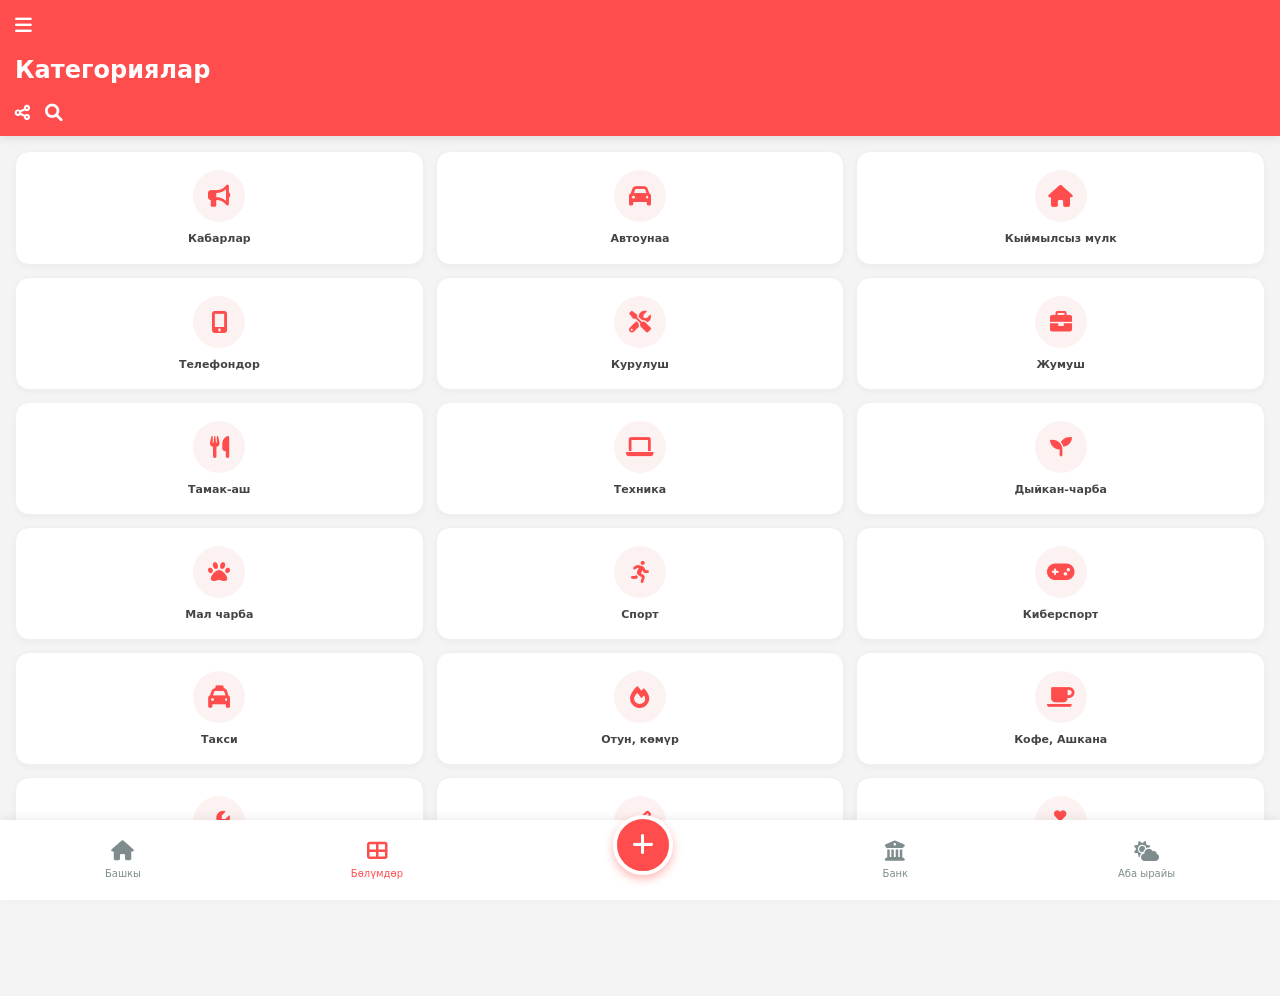
<file: categories.html>
<!DOCTYPE html>
<html lang="ky">
<head>
  <meta charset="UTF-8">
  <meta name="viewport" content="width=device-width, initial-scale=1.0">
  <title>Кара-Көл Маркет - Бардык категориялар</title>
  <link rel="stylesheet" href="https://cdnjs.cloudflare.com/ajax/libs/font-awesome/6.0.0/css/all.min.css">
    <link rel="stylesheet" href="style.css">

</head>
<body>

  <div class="sidebar" id="sidebar">
    <div class="sidebar-header">
      <h2>Меню</h2>
      <i class="fas fa-times" onclick="toggleMenu()" style="cursor: pointer;"></i>
    </div>
    <div class="sidebar-links">
      <a href="index.html"><i class="fas fa-home"></i> Башкы бет</a>
      <a href="categories.html"><i class="fas fa-th-large"></i> Категориялар</a>
      <a href="jardama.html"><i class="fas fa-plus-circle"></i> Жарнама кошуу</a>
      <a onclick="shareApp()"><i class="fas fa-share-alt"></i> Бөлүшүү</a>
      <a href="feedback.html"><i class="fas fa-comment-dots"></i> Ой пикир</a>
    </div>
  </div>
  <div class="overlay" id="overlay" onclick="toggleMenu()"></div>

  <div class="header">
    <i class="fas fa-bars" onclick="toggleMenu()" style="font-size: 1.2rem; cursor: pointer;"></i>
    <h2>Категориялар</h2>
    <div class="header-icons">
      <i class="fas fa-share-alt" onclick="shareApp()" style="font-size: 1.1rem; cursor: pointer;"></i>
      <i class="fas fa-search" style="font-size: 1.1rem; cursor: pointer;"></i>
    </div>
  </div>

  <div class="categories-grid">
    <div class="card" onclick="openCat('news')">
        <div class="cat-icon-box"><i class="fas fa-bullhorn"></i></div>
        <p>Кабарлар</p>
    </div>
    <div class="card" onclick="openCat('auto')">
        <div class="cat-icon-box"><i class="fas fa-car"></i></div>
        <p>Автоунаа</p>
    </div>
    <div class="card" onclick="openCat('house')">
        <div class="cat-icon-box"><i class="fas fa-home"></i></div>
        <p>Кыймылсыз мүлк</p>
    </div>
    <div class="card" onclick="openCat('phone')">
        <div class="cat-icon-box"><i class="fas fa-mobile-alt"></i></div>
        <p>Телефондор</p>
    </div>
    <div class="card" onclick="openCat('construction')">
        <div class="cat-icon-box"><i class="fas fa-tools"></i></div>
        <p>Курулуш</p>
    </div>
    <div class="card" onclick="openCat('job')">
        <div class="cat-icon-box"><i class="fas fa-briefcase"></i></div>
        <p>Жумуш</p>
    </div>
    <div class="card" onclick="openCat('food')">
        <div class="cat-icon-box"><i class="fas fa-utensils"></i></div>
        <p>Тамак-аш</p>
    </div>
    <div class="card" onclick="openCat('tech')">
        <div class="cat-icon-box"><i class="fas fa-laptop"></i></div>
        <p>Техника</p>
    </div>
    <div class="card" onclick="openCat('farm')">
        <div class="cat-icon-box"><i class="fas fa-seedling"></i></div>
        <p>Дыйкан-чарба</p>
    </div>
    <div class="card" onclick="openCat('livestock')">
        <div class="cat-icon-box"><i class="fas fa-paw"></i></div>
        <p>Мал чарба</p>
    </div>
    <div class="card" onclick="openCat('sport')">
        <div class="cat-icon-box"><i class="fas fa-running"></i></div>
        <p>Спорт</p>
    </div>
    <div class="card" onclick="openCat('game')">
        <div class="cat-icon-box"><i class="fas fa-gamepad"></i></div>
        <p>Киберспорт</p>
    </div>
    <div class="card" onclick="openCat('taxi')">
        <div class="cat-icon-box"><i class="fas fa-taxi"></i></div>
        <p>Такси</p>
    </div>
    <div class="card" onclick="openCat('fuel')">
        <div class="cat-icon-box"><i class="fas fa-fire"></i></div>
        <p>Отун, көмүр</p>
    </div>
    <div class="card" onclick="openCat('kitchen')">
        <div class="cat-icon-box"><i class="fas fa-coffee"></i></div>
        <p>Кофе, Ашкана</p>
    </div>
    <div class="card" onclick="openCat('tools')">
        <div class="cat-icon-box"><i class="fas fa-wrench"></i></div>
        <p>Аспаптар</p>
    </div>
    <div class="card" onclick="openCat('beauty')">
        <div class="cat-icon-box"><i class="fas fa-magic"></i></div>
        <p>Сулуулук</p>
    </div>
    <div class="card" onclick="openCat('charity')">
        <div class="cat-icon-box"><i class="fas fa-hand-holding-heart"></i></div>
        <p>Кайрымдуулук</p>
    </div>
  </div>

  <div class="bottom-nav">
    <a href="index.html" class="nav-link"><i class="fas fa-home"></i>Башкы</a>
    <a href="categories.html" class="nav-link active"><i class="fas fa-th-large"></i>Бөлүмдөр</a>
    <a href="jardama.html" class="nav-link center-add"><i class="fas fa-plus"></i></a>
    <a href="Bank.html" class="nav-link"><i class="fas fa-university"></i>Банк</a>
    <a href="weather.html" class="nav-link"><i class="fas fa-cloud-sun"></i>Аба ырайы</a>
  </div>

  <script src="categories.js"></script>
</body>
</html>
</file>
<file: style.css>
/* ==========================================================================
   1. ГЛОБАЛДЫК СТИЛДЕР ЖАНА ӨЗГӨРМӨЛӨР (Variables & Reset)
   ========================================================================== */
:root {
  --main-color: #ff4d4d;
  --bg-color: #f4f4f4;
  --bank-bg-color: #f4f6f9;
  --card-bg: #ffffff;
  --text-color: #2c3e50;
}

body { 
  margin: 0; 
  font-family: 'Segoe UI', system-ui, -apple-system, sans-serif; 
  background: var(--bg-color); 
  padding-bottom: 90px; 
  overflow-x: hidden; 
}

/* Навигациялык Жогорку Шапка (Header) */
 .header { background: #ff4d4d; padding: 15px; position: sticky; top: 0; z-index: 1000; color: white; box-shadow: 0 2px 10px rgba(0,0,0,0.1); }
    .header-top { display: flex; justify-content: space-between; align-items: center; margin-bottom: 12px; }
    .header-top h2 { margin: 0; font-size: 1.2rem; font-weight: 700; }
    .header-icons { display: flex; gap: 15px; align-items: center; }

/* Контейнерлер жана Карточкалар */
.container { 
  padding: 15px; 
  max-width: 1400px; 
  margin: auto; 
}
.form-card { 
  background: white; 
  padding: 20px; 
  border-radius: 15px; 
  box-shadow: 0 2px 10px rgba(0,0,0,0.05); 
  margin-top: 10px;
}
.card {
  background: white;
  border-radius: 14px;
  text-align: center;
  padding: 18px 5px;
  transition: all 0.2s ease;
  cursor: pointer;
  box-shadow: 0 2px 6px rgba(0,0,0,0.04);
  display: flex;
  flex-direction: column;
  align-items: center;
  justify-content: center;
  border: 1px solid #f0f0f0;
}
/* ==========================================================================
   2. ТӨМӨНКҮ МЕНЮ (Bottom Navigation) - Баардык баракчалар үчүн бирдей
   ========================================================================== */
.bottom-nav { 
  position: fixed; 
  bottom: 0; 
  left: 0; 
  width: 100%; 
  background: white; 
  display: flex; 
  justify-content: space-around; 
  align-items: center; 
  padding: 10px 0; 
  box-shadow: 0 -3px 10px rgba(0,0,0,0.06); 
  z-index: 1000; 
}
.nav-link { 
  text-align: center; 
  color: #7f8c8d; 
  text-decoration: none; 
  font-size: 10px; 
  display: flex; 
  flex-direction: column; 
  align-items: center; 
  gap: 4px; 
  font-weight: 500; 
}
.nav-link i { 
  font-size: 20px; 
  display: block; 
  margin-bottom: 3px; 
}
.nav-link.active { 
  color: var(--main-color); 
}
.center-add { 
  background: var(--main-color); 
  color: white !important; 
  width: 52px; 
  height: 52px; 
  border-radius: 50%; 
  display: flex;
  align-items: center; 
  justify-content: center; 
  transform: translateY(-15px); 
  border: 4px solid white; 
  box-shadow: 0 4px 10px rgba(255, 77, 77, 0.4); 
}
.center-add i { 
  font-size: 1.5rem !important; 
}

/* ==========================================================================
   3. КАПТАЛ МЕНЮ ЖАНА ОВЕРЛЕЙ (Sidebar & Overlays)
   ========================================================================== */
.sidebar { 
  position: fixed; 
  top: 0; 
  left: -280px; 
  width: 260px; 
  height: 100%; 
  background: white; 
  box-shadow: 2px 0 10px rgba(0,0,0,0.2); 
  z-index: 2000; 
  transition: 0.3s; 
  padding: 20px; 
  box-sizing: border-box; 
}
.sidebar.active { left: 0; }
.sidebar-header { 
  display: flex; 
  justify-content: space-between; 
  align-items: center; 
  margin-bottom: 30px; 
  border-bottom: 1px solid #eee; 
  padding-bottom: 10px; 
}
.sidebar-header h2 { color: var(--main-color); margin: 0; }
.sidebar-links a { 
  display: flex; 
  align-items: center; 
  padding: 12px 10px; 
  text-decoration: none; 
  color: #333; 
  border-radius: 8px; 
  font-weight: 500; 
  font-size: 16px;
  margin-bottom: 5px;
  cursor: pointer;
}
.sidebar-links a i { 
  margin-right: 15px; 
  color: var(--main-color); 
  width: 20px; 
  font-size: 16px; 
}

.overlay { 
  position: fixed; 
  top: 0; 
  left: 0; 
  width: 100%; 
  height: 100%; 
  background: rgba(0,0,0,0.5); 
  display: none; 
  z-index: 1500; 
}
.overlay.active { display: block; }
.ad-overlay { 
  position: fixed; 
  top: 0; 
  left: 0; 
  width: 100%; 
  height: 100%; 
  background: rgba(0,0,0,0.6); 
  z-index: 3000; 
  display: none; 
}

/* ==========================================================================
   4. БАШКЫ БЕТ (Dastan.css - Жарнамалар жана Издөө)
   ========================================================================== */
.admin-btn {
  background: rgba(255, 255, 255, 0.2);
  color: white;
  text-decoration: none;
  padding: 6px 12px;
  border-radius: 20px;
  font-size: 13px;
  font-weight: 600;
  display: flex;
  align-items: center;
  gap: 6px;
  backdrop-filter: blur(5px);
  transition: all 0.2s ease;
  border: 1px solid rgba(255, 255, 255, 0.3);
}
.admin-btn:hover { background: white; color: var(--main-color); }

.search-box { position: relative; width: 100%; box-sizing: border-box; }
.search-box i { position: absolute; left: 15px; top: 50%; transform: translateY(-50%); color: #888; font-size: 16px; }
.search-box input { width: 100%; padding: 11px 15px 11px 42px; border-radius: 25px; border: none; outline: none; box-sizing: border-box; font-size: 14px; box-shadow: 0 2px 5px rgba(0,0,0,0.05); }

/* Мобилдик Калкып чыгуучу Терезе */
.ad-modal-window {
    position: fixed;
    top: 50%;
    left: 50%;
    transform: translate(-50%, -50%);
    width: 90%;
    max-width: 450px;
    height: 85vh;
    background: white;
    border-radius: 16px;
    box-shadow: 0 10px 30px rgba(0,0,0,0.3);
    z-index: 3500;
    display: none;
    flex-direction: column;
    overflow: hidden;
    animation: popupShow 0.3s ease-out;
}
@keyframes popupShow {
    from { transform: translate(-50%, -40%); opacity: 0; }
    to { transform: translate(-50%, -50%); opacity: 1; }
}

/* Бөлүшүү терезеси (Share Modal) */
.share-modal-overlay {
    position: fixed;
    top: 0;
    left: 0;
    width: 100%;
    height: 100%;
    background: rgba(0, 0, 0, 0.55);
    z-index: 5000;
    display: none;
    align-items: center;
    justify-content: center;
}
.share-modal {
    background: white;
    width: 90%;
    max-width: 400px;
    border-radius: 8px;
    box-shadow: 0 5px 25px rgba(0,0,0,0.3);
    overflow: hidden;
    animation: modalScale 0.2s ease-out;
}
@keyframes modalScale {
    from { transform: scale(0.9); opacity: 0; }
    to { transform: scale(1); opacity: 1; }
}
.share-modal-header { display: flex; justify-content: space-between; align-items: center; padding: 15px 20px; border-bottom: 1px solid #eee; }
.share-modal-header h3 { margin: 0; font-size: 16px; color: #333; font-weight: 600; }
.share-modal-header i { cursor: pointer; color: #888; font-size: 18px; transition: color 0.2s; }
.share-modal-header i:hover { color: var(--main-color); }
.share-modal-body { padding: 25px 20px; }
.share-input-wrap { background: #f8f9fa; border: 1px solid #ddd; border-radius: 4px; padding: 12px 15px; font-size: 14px; color: #444; word-break: break-all; margin-bottom: 20px; user-select: all; }
.share-modal-footer { display: flex; justify-content: flex-end; padding: 0 20px 20px; }
.share-copy-btn { background: #6c757d; color: white; border: none; padding: 10px 22px; border-radius: 4px; font-size: 14px; font-weight: 500; cursor: pointer; transition: background 0.2s; }
.share-copy-btn:hover { background: #5a6268; }

/* Калкып чыгуучу билдирүү (Toast) */
.custom-toast {
    position: fixed;
    bottom: 90px;
    left: 50%;
    transform: translateX(-50%) translateY(20px);
    background: rgba(0, 0, 0, 0.85);
    color: white;
    padding: 12px 24px;
    border-radius: 30px;
    font-size: 13px;
    z-index: 6000;
    display: none;
    opacity: 0;
    transition: all 0.3s ease;
    box-shadow: 0 4px 15px rgba(0,0,0,0.2);
    white-space: nowrap;
    font-weight: 500;
}
.custom-toast.show { display: block; opacity: 1; transform: translateX(-50%) translateY(0); }

/* Категориялардын сызыгы */
.section-title { padding: 15px 15px 5px; font-weight: bold; font-size: 0.95rem; color: #555; }
.categories-container { display: flex; gap: 12px; overflow-x: auto; padding: 10px 15px; scrollbar-width: none; }
.categories-container::-webkit-scrollbar { display: none; }
.cat-item { min-width: 80px; background: white; border-radius: 15px; padding: 12px 5px; text-align: center; box-shadow: 0 2px 5px rgba(0,0,0,0.05); flex-shrink: 0; display: flex; flex-direction: column; align-items: center; border: none; cursor: pointer; }
.cat-item img, .cat-item .cat-icon-wrap { width: 45px; height: 45px; border-radius: 50%; margin-bottom: 8px; }
.cat-item .cat-icon-wrap { display: flex; align-items: center; justify-content: center; background: #fdf2f2; color: var(--main-color); font-size: 18px; transition: all 0.2s ease; }
.cat-item.active .cat-icon-wrap { background: var(--main-color); color: white; }

/* Жарнамалар Сеткасы (Грид) */
.ads-container { display: grid; grid-template-columns: repeat(4, 1fr); gap: 8px; padding: 8px; background: #f8f9fa; }
.ad-card { background: white; border-radius: 8px; overflow: hidden; display: flex; flex-direction: column; box-shadow: 0 2px 8px rgba(0,0,0,0.05); border: 1px solid #eee; }
.ad-card img { width: 100%; height: 120px; object-fit: cover; }
.ad-info { padding: 8px; display: flex; flex-direction: column; justify-content: space-between; flex-grow: 1; }
.ad-price { color: var(--main-color); font-weight: 700; font-size: 14px; margin-bottom: 3px; }
.ad-info h4 { margin: 0; font-size: 12px; color: #333; font-weight: 400; line-height: 1.3; height: 32px; overflow: hidden; display: -webkit-box; -webkit-line-clamp: 2; -webkit-box-orient: vertical; }
.ad-meta { display: flex; justify-content: space-between; align-items: center; margin-top: 5px; font-size: 9px; color: #999; }
.share-btn { background: none; border: none; color: #888; cursor: pointer; padding: 6px; font-size: 14px; transition: color 0.2s; display: flex; align-items: center; justify-content: center; }
.share-btn:hover { color: var(--main-color); }

/* ==========================================================================
   5. КАТЕГОРИЯЛАР СЕТКАСЫ (Categories.css)
   ========================================================================== */
.categories-grid { display: grid; grid-template-columns: repeat(3, 1fr); gap: 12px; padding: 15px; }
.card:active { transform: scale(0.95); background: #fff5f5; border-color: var(--main-color); }
.cat-icon-box { width: 52px; height: 52px; border-radius: 50%; display: flex; align-items: center; justify-content: center; font-size: 22px; margin-bottom: 10px; background: #fdf2f2; color: var(--main-color); transition: 0.2s; }
.card:hover .cat-icon-box { background: var(--main-color); color: white; }
.card p { font-size: 11px; margin: 0; color: #444; font-weight: 600; line-height: 1.2; display: -webkit-box; -webkit-line-clamp: 2; -webkit-box-orient: vertical; overflow: hidden; }

/* ==========================================================================
   6. ПИКИРЛЕР ЖАНА ЖАРНАМА КОШУУ (Feedback.css & Jardama.css)
   ========================================================================== */
h3 { margin-top: 0; color: #333; }
p { color: #666; font-size: 0.95rem; line-height: 1.4; }

.warning-box { background: #fff5f5; border-left: 4px solid var(--main-color); padding: 12px; border-radius: 4px; margin: 15px 0; color: #d93838; font-size: 0.88rem; font-weight: 500; display: flex; align-items: flex-start; gap: 10px; }
.warning-box i { font-size: 1.1rem; margin-top: 2px; }

label { font-weight: 600; color: #444; font-size: 0.9rem; display: block; margin-top: 15px; }
input[type="email"], input[type="tel"], select, textarea { width: 100%; padding: 12px; margin: 8px 0; border: 1px solid #ddd; border-radius: 10px; box-sizing: border-box; font-size: 16px; outline: none; transition: 0.3s; }
input[type="email"]:focus, textarea:focus { border-color: var(--main-color); box-shadow: 0 0 5px rgba(255, 77, 77, 0.1); }

/* Валидация стилдери */
input[type="email"].invalid-input, input[type="tel"].invalid-phone { border: 2px solid #e74c3c; background-color: #fdf2f2; }
input[type="email"].valid-input, input[type="tel"].valid-phone { border: 2px solid #2ecc71; background-color: #f2fdf5; }
.error-msg, .phone-error-msg { color: #e74c3c; font-size: 12px; margin-bottom: 12px; display: none; font-weight: 500; }
textarea { height: 120px; resize: none; margin-bottom: 12px; }
.row { display: flex; gap: 10px; }

/* Баскычтар */
.btn-send, .submit-btn { background: var(--main-color); color: white; border: none; padding: 14px; border-radius: 10px; width: 100%; font-size: 16px; font-weight: bold; cursor: pointer; display: flex; justify-content: center; align-items: center; gap: 10px; box-shadow: 0 4px 6px rgba(255, 77, 77, 0.2); margin-top: 10px; transition: 0.2s; }
.submit-btn { border-radius: 30px; margin-top: 20px; box-shadow: 0 4px 10px rgba(230,0,0,0.2); }
.btn-send:disabled, .submit-btn:disabled { background: #cbd5e1; color: #94a3b8; cursor: not-allowed; box-shadow: none; }

/* Сүрөт жүктөөчү сетка */
.upload-grid { display: grid; grid-template-columns: repeat(3, 1fr); gap: 8px; margin: 10px 0; }
.upload-box { background: #fafafa; border: 2px dashed #ccc; border-radius: 10px; height: 90px; display: flex; flex-direction: column; align-items: center; justify-content: center; cursor: pointer; position: relative; overflow: hidden; }
.upload-box span { font-size: 9px; color: #888; margin-top: 5px; text-align: center; }
.upload-box img { width: 100%; height: 100%; object-fit: contain; position: absolute; top:0; left:0; display:none; }

/* ==========================================================================
   7. ВАЛЮТА КОНВЕРТЕР ЖАНА БАНК (Bank.css)
   ========================================================================== */
.card-title { font-size: 1.1rem; font-weight: 700; margin-top: 0; margin-bottom: 15px; color: #333; display: flex; align-items: center; gap: 10px; border-bottom: 2px solid #f4f4f4; padding-bottom: 10px; }
table { width: 100%; border-collapse: collapse; }
th { text-align: left; color: #7f8c8d; font-size: 0.85rem; padding-bottom: 10px; }
td { padding: 12px 0; border-bottom: 1px solid #f9f9f9; font-weight: 600; font-size: 1rem; }
.currency-name { display: flex; align-items: center; gap: 10px; color: #2c3e50; }
.currency-name .fi { width: 24px; height: 18px; border-radius: 3px; box-shadow: 0 1px 3px rgba(0,0,0,0.15); }
.price-buy { color: #27ae60; text-align: right; }
.price-sell { color: var(--main-color); text-align: right; }
.update-time { font-size: 0.8rem; color: #95a5a6; text-align: center; margin-top: 15px; }

.converter-group { display: flex; flex-direction: column; gap: 10px; margin-top: 10px; }
.input-box { display: flex; background: #f0f2f5; border-radius: 10px; padding: 5px 10px; align-items: center; }
.input-box input { border: none; background: transparent; width: 100%; padding: 10px; font-size: 1.1rem; font-weight: 600; outline: none; }
.input-box select { border: none; background: transparent; font-size: 1rem; font-weight: 600; outline: none; cursor: pointer; padding-right: 5px; }

/* ==========================================================================
   8. АБА ЫРАЙЫ (Weather.css)
   ========================================================================== */
.maintenance-notice { background: #fff3cd; border: 1px solid #ffeeba; color: #856404; margin: 15px; padding: 15px; border-radius: 12px; display: flex; align-items: center; gap: 12px; box-shadow: 0 2px 8px rgba(0,0,0,0.04); }
.maintenance-notice i { font-size: 1.5rem; color: #e67e22; animation: wrench-wiggle 2s infinite ease-in-out; }
.maintenance-text { font-size: 0.9rem; line-height: 1.4; margin: 0; }
.maintenance-text strong { display: block; margin-bottom: 2px; color: #d35400; }

@keyframes wrench-wiggle {
  0%, 100% { transform: rotate(0deg); }
  15% { transform: rotate(-15deg); }
  30% { transform: rotate(15deg); }
  45% { transform: rotate(-10deg); }
  60% { transform: rotate(10deg); }
}

.weather-card { background: white; margin: 15px; padding: 20px; border-radius: 16px; box-shadow: 0 4px 12px rgba(0,0,0,0.05); text-align: center; }
.city-name { font-size: 1.4rem; font-weight: bold; color: #333; margin: 0; }
.temp-big { font-size: 3.5rem; font-weight: 700; color: var(--main-color); margin: 10px 0; }
.weather-desc { font-size: 1rem; color: #7f8c8d; margin-bottom: 15px; text-transform: capitalize; }
.weather-details { display: grid; grid-template-columns: 1fr 1fr; gap: 10px; margin-top: 15px; border-top: 1px solid #eee; padding-top: 15px; }
.w-det-box { background: #fafafa; padding: 10px; border-radius: 8px; font-size: 0.9rem; color: #555; }
.w-det-box i { color: var(--main-color); margin-bottom: 5px; font-size: 1.1rem; }
.chart-container { background: white; margin: 15px; padding: 15px; border-radius: 16px; box-shadow: 0 4px 12px rgba(0,0,0,0.05); height: 200px; }

/* ==========================================================================
   9. АДМИН ПАНЕЛЬ (Admin.css)
   ========================================================================== */
.login-overlay { position: fixed; top: 0; left: 0; width: 100%; height: 100%; background: #f4f4f4; z-index: 9999; display: flex; justify-content: center; align-items: center; padding: 20px; box-sizing: border-box; }
.login-box { background: white; padding: 30px; border-radius: 15px; box-shadow: 0 4px 15px rgba(0,0,0,0.1); width: 100%; max-width: 360px; text-align: center; }
.login-box h2 { margin-top: 0; color: #333; font-size: 1.4rem; margin-bottom: 20px; }

.password-wrapper { position: relative; margin-bottom: 15px; width: 100%; }
.password-wrapper input { width: 100%; padding: 12px 45px 12px 15px; border: 1px solid #ddd; border-radius: 8px; box-sizing: border-box; font-size: 16px; outline: none; transition: 0.2s; }
.password-wrapper input:focus { border-color: var(--main-color); }
.password-wrapper input.error { border-color: #e74c3c; background-color: #fdf2f2; }
.toggle-password { position: absolute; right: 15px; top: 50%; transform: translateY(-50%); cursor: pointer; color: #888; font-size: 18px; }
.login-box button { width: 100%; padding: 12px; background: var(--main-color); color: white; border: none; border-radius: 8px; font-size: 16px; font-weight: bold; cursor: pointer; }

.counter { background: white; padding: 12px 15px; border-radius: 8px; margin-bottom: 15px; font-weight: bold; color: #333; box-shadow: 0 1px 3px rgba(0,0,0,0.05); display: flex; justify-content: space-between; align-items: center; border: 1px solid #e2e8f0; }
.btn-logout { background: white; border: 1px solid #cbd5e1; padding: 6px 12px; border-radius: 6px; cursor: pointer; color: #64748b; font-size: 13px; font-weight: 500; transition: 0.2s; display: flex; align-items: center; gap: 5px; }
.btn-logout:hover { background: #f1f5f9; color: #334155; }

.tabs { display: flex; gap: 10px; margin-bottom: 20px; }
.tab-btn { flex: 1; padding: 12px; border: none; background: #cbd5e1; font-weight: bold; border-radius: 6px; cursor: pointer; font-size: 14px; transition: 0.2s; color: #333; text-align: center; }
.tab-btn.active { background: var(--main-color); color: white; }

/* Админдеги жарнама контейнери */
#ads-container { display: grid; grid-template-columns: repeat(4, 1fr); gap: 15px; }
#feedbacks-container { display: none; flex-direction: column; gap: 12px; max-width: 800px; margin: auto; }

/* Пикир карточкалары */
.feedback-card { background: white; border-radius: 12px; border: 1px solid #e2e8f0; padding: 15px; box-shadow: 0 2px 8px rgba(0,0,0,0.02); display: flex; flex-direction: column; gap: 8px; }
.feedback-header { display: flex; justify-content: space-between; align-items: flex-start; border-bottom: 1px dashed #e2e8f0; padding-bottom: 8px; }
.feedback-email { font-weight: bold; color: #2563eb; font-size: 0.95rem; }
.feedback-time { font-size: 0.8rem; color: #64748b; }
.feedback-message { font-size: 1rem; color: #1e293b; line-height: 1.5; white-space: pre-wrap; word-break: break-word; margin: 4px 0; }

/* Слайдер стили */
.slider-container { position: relative; width: 100%; height: 200px; background: #f1f5f9; border-radius: 8px; margin-bottom: 10px; overflow: hidden; }
.slider-track { display: flex; width: 100%; height: 100%; transition: transform 0.3s ease-in-out; }
.slider-slide { min-width: 100%; height: 100%; display: flex; justify-content: center; align-items: center; }
.slider-slide img { width: 100%; height: 100%; object-fit: contain; }
.slider-badge { position: absolute; bottom: 10px; right: 10px; background: rgba(0, 0, 0, 0.65); color: white; padding: 3px 9px; border-radius: 12px; font-size: 12px; font-weight: bold; z-index: 10; }
.slider-btn { position: absolute; top: 50%; transform: translateY(-50%); background: rgba(0, 0, 0, 0.4); color: white; border: none; width: 28px; height: 28px; border-radius: 50%; cursor: pointer; display: flex; align-items: center; justify-content: center; font-size: 12px; z-index: 10; transition: 0.2s; }
.slider-btn:hover { background: rgba(0, 0, 0, 0.7); }
.slider-btn.prev { left: 8px; }
.slider-btn.next { right: 8px; }

.ad-title { font-size: 1rem; font-weight: bold; margin: 0 0 6px 0; color: #1e293b; word-break: break-word; height: 38px; overflow: hidden; display: -webkit-box; -webkit-line-clamp: 2; -webkit-box-orient: vertical; }
.ad-meta-admin { font-size: 0.85rem; color: #475569; display: flex; flex-direction: column; gap: 6px; margin-bottom: 12px; background: #f8fafc; padding: 10px; border-radius: 6px; }
.ad-meta-admin a { color: #2563eb; text-decoration: none; font-weight: bold; }

/* Админ баскычтар */
.actions { display: flex; flex-direction: column; gap: 6px; margin-top: auto; }
.btn { width: 100%; padding: 9px; border: none; border-radius: 6px; font-size: 13px; font-weight: bold; cursor: pointer; display: flex; align-items: center; justify-content: center; gap: 6px; color: white; transition: opacity 0.2s; box-sizing: border-box; }
.btn:hover { opacity: 0.9; }
.btn-approve { background: #2ecc71; }
.btn-delete { background: #e74c3c; }

.empty-msg { text-align: center; color: #64748b; margin-top: 50px; font-size: 1.1rem; width: 100%; grid-column: 1/-1; }
.loading { text-align: center; color: var(--main-color); font-weight: bold; margin-top: 30px; font-size: 1.1rem; }

/* ==========================================================================
   10. МОБИЛДИК ТҮЗҮМДӨРГӨ ЫҢГАЙЛАШТЫРУУ (Media Queries)
   ========================================================================== */
@media (max-width: 1024px) {
  #ads-container { grid-template-columns: repeat(3, 1fr); }
}

@media (max-width: 768px) {
  .container { padding: 8px; }
  
  /* Жарнамалар сеткасы мобилдикте */
  .ads-container, #ads-container { 
    grid-template-columns: repeat(2, 1fr); 
    gap: 8px; 
  }
  
  /* Мобилдик жарнама терезеси */
  .ad-modal-window { 
    top: auto; 
    bottom: 0; 
    left: 0; 
    transform: none; 
    width: 100%; 
    height: 85vh; 
    border-radius: 20px 20px 0 0; 
    animation: mobileSheetUp 0.3s ease-out; 
  }
  @keyframes mobileSheetUp { 
    from { transform: translateY(100%); } 
    to { transform: translateY(0); } 
  }
  
  /* Админ панель мобилдикте */
  .tabs { gap: 5px; margin-bottom: 15px; }
  .tab-btn { padding: 10px 5px; font-size: 12px; }
  .ad-card { padding: 8px; border-radius: 8px; }
  .slider-container { height: 130px; margin-bottom: 6px; }
  .ad-title { font-size: 0.85rem; height: 32px; -webkit-line-clamp: 2; margin-bottom: 4px; }
  .ad-price { font-size: 0.95rem; margin: 2px 0 6px 0; }
  .ad-meta { font-size: 0.75rem; padding: 6px; gap: 4px; margin-bottom: 8px; border-radius: 4px; }
  .btn { padding: 8px 4px; font-size: 11px; border-radius: 4px; gap: 4px; }
  .slider-btn { width: 22px; height: 22px; font-size: 10px; }
  .slider-badge { font-size: 10px; padding: 2px 6px; bottom: 5px; right: 5px; }
}

/* ==========================================================================
   11. GOOGLE SIGN-IN СТИЛДЕРИ (jardama.html)
   ========================================================================== */
.google-signin-btn {
  width: 100%;
  padding: 12px 20px;
  background: white;
  border: 1px solid #dadce0;
  border-radius: 8px;
  font-size: 14px;
  font-weight: 600;
  color: #3c4043;
  cursor: pointer;
  display: flex;
  align-items: center;
  justify-content: center;
  gap: 10px;
  transition: all 0.2s ease;
  box-shadow: 0 1px 2px rgba(0,0,0,0.05);
  font-family: inherit;
}

.google-signin-btn:hover {
  background: #f8f9fa;
  border-color: #d2e3fc;
  box-shadow: 0 1px 3px rgba(0,0,0,0.1);
}

.google-signin-btn:active {
  background: #f1f3f4;
}

.google-signin-btn:disabled {
  opacity: 0.6;
  cursor: not-allowed;
}

/* Колдонуучу маалыматынын карточкасы */
#userInfo {
  background: linear-gradient(135deg, #f0f8ff 0%, #e6f3ff 100%);
  border: 1px solid #b0d4f1;
  border-radius: 12px;
  padding: 12px 15px;
  margin-bottom: 15px;
  display: none;
  align-items: center;
  gap: 12px;
  box-shadow: 0 2px 8px rgba(0,0,0,0.04);
}

#userInfo img {
  width: 42px;
  height: 42px;
  border-radius: 50%;
  object-fit: cover;
  border: 2px solid white;
  box-shadow: 0 1px 4px rgba(0,0,0,0.1);
}

/* Каттоо ката билдирүүсү */
#authError {
  color: #e74c3c;
  font-size: 13px;
  font-weight: 500;
  text-align: center;
  display: none;
  padding: 8px;
  background: #fdf2f2;
  border-radius: 6px;
}

/* Каттоо оверлейинин өзгөчөлүктөрү */
#authOverlay .login-box {
  max-width: 380px;
  width: 90%;
}

#authOverlay .login-box h2 {
  margin-bottom: 8px;
}

#authOverlay .login-box p {
  margin-bottom: 20px;
  line-height: 1.4;
}
</file>
